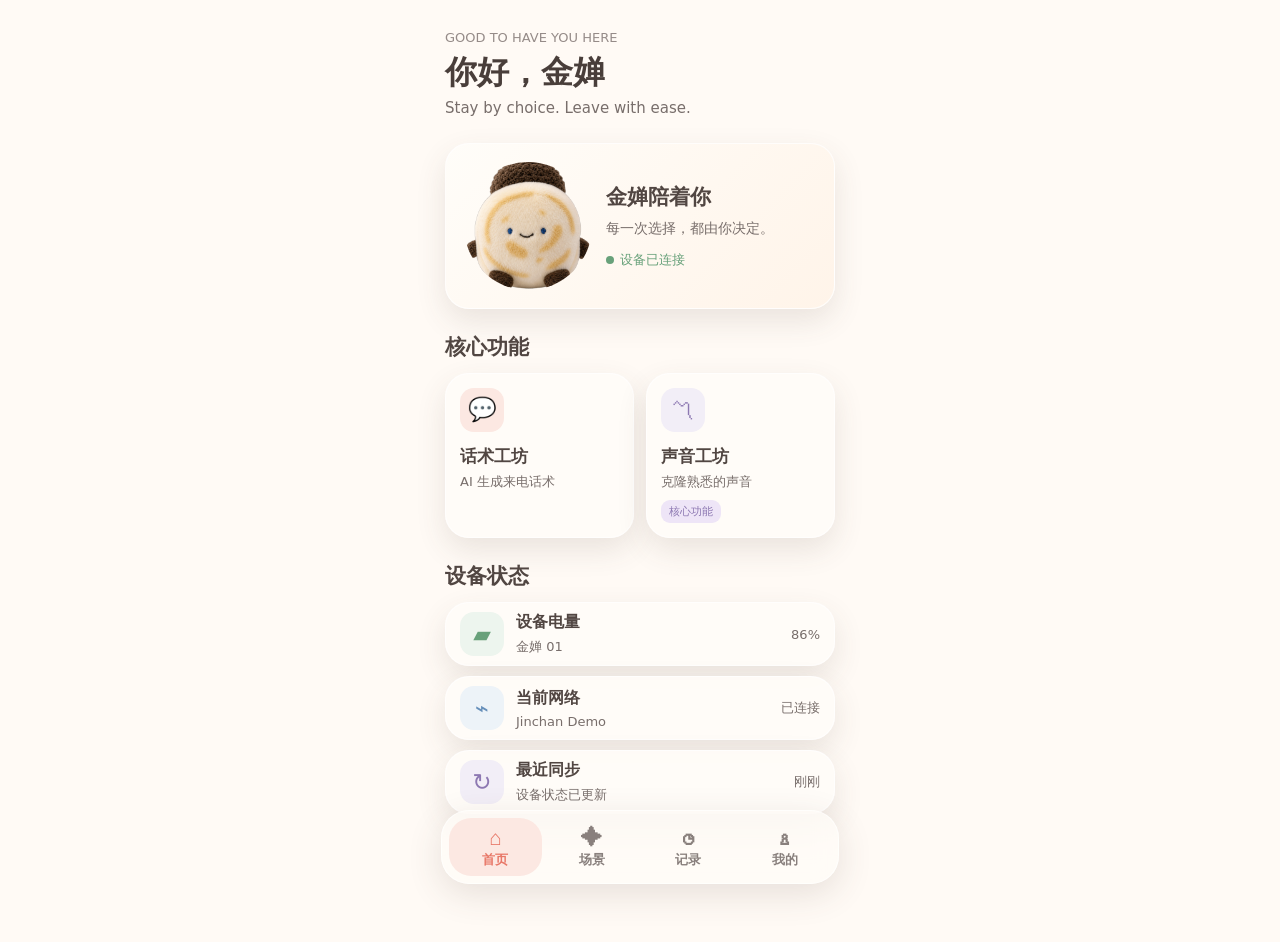
<file: website/standalone-ui-backup.html>
<!doctype html>
<html lang="zh-CN">
<head>
<meta charset="utf-8"><meta name="viewport" content="width=device-width,initial-scale=1,viewport-fit=cover">
<title>金婵 · Standalone UI</title>
<style>
:root{--bg:#fffaf5;--card:#fffcf8;--coffee:#493e3a;--text:#514642;--muted:#786e6b;--weak:#958b88;--coral:#e87868;--purple:#8d78b2;--green:#68a17a;--blue:#668fba;--shadow:0 12px 30px rgba(83,66,58,.12)}
*{box-sizing:border-box}body{margin:0;background:var(--bg);color:var(--text);font-family:"PingFang SC","Noto Sans SC","Microsoft YaHei",system-ui,sans-serif}.app{width:min(100%,430px);min-height:100vh;margin:auto;padding:18px 20px 118px}.screen{display:none}.screen.active{display:block}.top{padding:12px 0 2px}.eyebrow{font-size:13px;color:var(--weak);margin-bottom:8px}.title{margin:0;font-size:32px;line-height:1.2;font-weight:600;color:var(--coffee)}.subtitle{margin:6px 0 0;font-size:15px;line-height:1.55;color:var(--muted)}.card{background:rgba(255,252,248,.94);border:1px solid rgba(255,255,255,.8);border-radius:24px;box-shadow:var(--shadow)}.doll-card{padding:18px;display:flex;align-items:center;gap:14px;margin-top:20px;background:linear-gradient(135deg,#fffdf9,#fff4e9)}.doll{width:128px;height:128px;object-fit:cover;border-radius:50%;mix-blend-mode:multiply;filter:saturate(.95)}.doll-copy{flex:1}.doll-copy h2{font-size:21px;margin:0 0 7px;font-weight:600}.doll-copy p{font-size:14px;color:var(--muted);margin:0;line-height:1.5}.online{display:inline-flex;align-items:center;gap:6px;color:var(--green);font-size:13px;margin-top:12px}.online:before{content:"";width:8px;height:8px;border-radius:50%;background:var(--green)}.section{font-size:21px;margin:24px 0 12px;font-weight:600;color:var(--text)}.entries{display:grid;grid-template-columns:1fr 1fr;gap:12px}.entry{padding:14px;min-height:154px;cursor:pointer;transition:transform .25s,box-shadow .25s}.entry:hover,.status:hover,.setting:hover,.scene:hover,.record:hover{transform:translateY(-8px);box-shadow:0 20px 38px rgba(83,66,58,.18)}.icon{width:44px;height:44px;display:grid;place-items:center;border-radius:14px;font-size:23px}.coral{background:#fce8e2;color:var(--coral)}.purple{background:#f2eef7;color:var(--purple)}.green{background:#edf5ee;color:var(--green)}.blue{background:#edf3f8;color:var(--blue)}.entry h3{font-size:17px;margin:13px 0 5px;font-weight:600}.entry p{font-size:13px;color:var(--muted);margin:0;line-height:1.45}.badge{display:inline-block;margin-top:9px;padding:4px 8px;border-radius:9px;background:#eee5f7;color:var(--purple);font-size:11px}.status{padding:9px 14px;margin-bottom:10px;display:flex;align-items:center;gap:12px;transition:transform .25s,box-shadow .25s}.status .status-copy{flex:1}.status h3{font-size:16px;margin:0 0 5px;font-weight:600}.status p{font-size:13px;color:var(--muted);margin:0}.value{font-size:13px;color:var(--muted)}.filters{display:flex;gap:10px;margin:22px 0 16px}.filter{border:0;background:var(--card);color:var(--muted);border-radius:18px;height:42px;padding:0 20px;font:500 14px inherit;box-shadow:0 7px 18px rgba(83,66,58,.08);cursor:pointer}.filter.active{background:#fce8e2;color:var(--coral)}.scene,.record,.setting{padding:16px;display:flex;align-items:center;gap:14px;margin-bottom:12px;transition:transform .25s,box-shadow .25s;cursor:pointer}.scene .copy,.record .copy,.setting .copy{flex:1}.scene h3,.record h3,.setting h3{font-size:17px;font-weight:500;margin:0 0 6px}.scene p,.record p,.setting p{font-size:14px;color:var(--muted);margin:0}.tag{white-space:nowrap;background:#eaf4ec;color:var(--green);padding:7px 12px;border-radius:16px;font-size:13px}.stats{padding:15px;display:flex;align-items:center;gap:14px}.stats strong{font-size:30px;color:var(--coral);font-weight:600}.stats p{margin:0 0 3px;color:var(--muted);font-size:14px}.empty{text-align:center;padding:28px 18px;color:var(--muted)}.empty button,.primary{border:0;border-radius:18px;background:var(--coral);color:#fff;padding:12px 20px;font:500 16px inherit;cursor:pointer}.custom{border:1px dashed #c9b4dc}.custom .add{margin-left:auto;width:36px;height:36px;border-radius:50%;border:0;background:var(--coral);color:#fff;font-size:22px}.nav{position:fixed;z-index:10;bottom:max(16px,env(safe-area-inset-bottom));left:50%;transform:translateX(-50%);width:calc(100% - 32px);max-width:398px;height:74px;padding:7px;border:1px solid rgba(255,255,255,.6);border-radius:28px;background:rgba(255,252,248,.7);backdrop-filter:blur(12px);-webkit-backdrop-filter:blur(12px);box-shadow:0 10px 35px rgba(83,66,58,.14);display:grid;grid-template-columns:repeat(4,1fr);gap:4px}.nav button{border:0;background:transparent;border-radius:22px;color:#89807d;font:400 12px inherit;cursor:pointer}.nav button.active{background:#fce8e2;color:var(--coral)}.nav .nav-icon{display:block;font-size:21px;line-height:26px}.back{display:none;margin:4px 0 15px;border:0;background:transparent;color:var(--muted);font:400 14px inherit}.detail .back{display:block}.detail-card{padding:20px;text-align:center}.detail-card .doll{width:180px;height:180px}.detail-card h2{font-size:22px;margin:14px 0 5px}.detail-card p{color:var(--muted);font-size:14px}.toast{position:fixed;left:50%;bottom:102px;transform:translateX(-50%);background:var(--coffee);color:#fff;border-radius:16px;padding:10px 16px;font-size:13px;opacity:0;pointer-events:none;transition:opacity .2s}.toast.show{opacity:1}@media(max-width:360px){.app{padding-left:14px;padding-right:14px}.doll{width:108px;height:108px}.entry{min-height:145px;padding:12px}}
</style></head>
<body><main class="app">
<section id="home" class="screen active"><header class="top"><div class="eyebrow">GOOD TO HAVE YOU HERE</div><h1 class="title">你好，金婵</h1><p class="subtitle">Stay by choice. Leave with ease.</p></header><div class="card doll-card"><img class="doll" src="jinchan-doll.jpg" alt="金婵玩偶"><div class="doll-copy"><h2>金婵陪着你</h2><p>每一次选择，都由你决定。</p><span class="online">设备已连接</span></div></div><h2 class="section">核心功能</h2><div class="entries"><article class="card entry" onclick="toast('打开话术工坊')"><div class="icon coral">💬</div><h3>话术工坊</h3><p>AI 生成来电话术</p></article><article class="card entry" onclick="toast('打开声音工坊')"><div class="icon purple">〽</div><h3>声音工坊</h3><p>克隆熟悉的声音</p><span class="badge">核心功能</span></article></div><h2 class="section">设备状态</h2><div class="card status"><div class="icon green">▰</div><div class="status-copy"><h3>设备电量</h3><p>金婵 01</p></div><span class="value">86%</span></div><div class="card status"><div class="icon blue">⌁</div><div class="status-copy"><h3>当前网络</h3><p>Jinchan Demo</p></div><span class="value">已连接</span></div><div class="card status"><div class="icon purple">↻</div><div class="status-copy"><h3>最近同步</h3><p>设备状态已更新</p></div><span class="value">刚刚</span></div></section>
<section id="scenes" class="screen"><header class="top"><h1 class="title">场景</h1><p class="subtitle">为每一种需要离开的时刻准备</p></header><div class="filters"><button class="filter active">全部</button><button class="filter">常用</button><button class="filter">自定义</button></div><article class="card scene" onclick="toast('已选择：聚餐脱身')"><div class="icon purple">✦</div><div class="copy"><h3>聚餐脱身</h3><p>妈妈来电 · 10秒后触发</p></div><span class="tag">常用</span></article><article class="card scene" onclick="toast('已选择：商务离场')"><div class="icon blue">▣</div><div class="copy"><h3>商务离场</h3><p>同事来电 · 20秒后触发</p></div><span class="tag">工作</span></article><article class="card scene" onclick="toast('已选择：相亲结束')"><div class="icon coral">♡</div><div class="copy"><h3>相亲结束</h3><p>闺蜜来电 · 立即触发</p></div><span class="tag">生活</span></article><article class="card scene custom" onclick="toast('创建自定义场景')"><div class="icon purple">💬</div><div class="copy"><h3>自定义场景</h3><p>创建专属话术与来电人</p></div><button class="add">＋</button></article></section>
<section id="records" class="screen"><header class="top"><h1 class="title">触发记录</h1><p class="subtitle">每一次选择，都值得被尊重</p></header><div class="filters"><button class="filter active">全部</button><button class="filter">已完成</button><button class="filter">已取消</button></div><div class="card stats"><div class="icon coral">↗</div><div><p>本周完成</p><strong>3</strong><span> 次自然离场</span></div></div><h2 class="section">今天</h2><article class="card record"><div class="icon purple">✦</div><div class="copy"><h3>聚餐脱身</h3><p>妈妈来电</p></div><div><p style="color:var(--green)">已完成</p><p>18:42</p></div></article><article class="card record"><div class="icon coral">♡</div><div class="copy"><h3>相亲结束</h3><p>闺蜜来电</p></div><div><p>已取消</p><p>15:20</p></div></article><h2 class="section">本周</h2><article class="card record"><div class="icon blue">▣</div><div class="copy"><h3>商务离场</h3><p>同事来电</p></div><div><p style="color:var(--coral)">失败</p><p>8月14日</p></div></article></section>
<section id="profile" class="screen"><header class="top"><h1 class="title">我的</h1><p class="subtitle">去留之间，自在由我 ✦</p></header><div class="card doll-card"><img class="doll" src="jinchan-doll.jpg" alt="金婵玩偶"><div class="doll-copy"><h2>让每一次离开，<br>都优雅而坚定</h2></div></div><h2 class="section">方案管理</h2><article class="card setting" onclick="toast('来电联系人：4位')"><div class="icon coral">♧</div><div class="copy"><h3>来电联系人</h3><p>管理联系人和来电关系</p></div><span class="value">4 位　›</span></article><article class="card setting" onclick="toast('声音工坊：4个声音')"><div class="icon purple">〽</div><div class="copy"><h3>声音工坊</h3><p>管理系统声音与 AI 语音</p></div><span class="value">4 个　›</span></article><h2 class="section">设备管理</h2><article class="card setting" onclick="toast('金婵设备已连接')"><div class="icon green">▰</div><div class="copy"><h3>金婵设备</h3><p>设备状态与连接管理</p></div><span class="value">已连接　›</span></article><article class="card setting" onclick="toast('设置已打开')"><div class="icon blue">⚙</div><div class="copy"><h3>隐私与安全</h3><p>本地数据与权限</p></div><span>›</span></article></section>
<nav class="nav"><button class="active" data-page="home"><span class="nav-icon">⌂</span>首页</button><button data-page="scenes"><span class="nav-icon">✦</span>场景</button><button data-page="records"><span class="nav-icon">◷</span>记录</button><button data-page="profile"><span class="nav-icon">♙</span>我的</button></nav><div id="toast" class="toast"></div></main>
<script>const buttons=[...document.querySelectorAll('.nav button')];const pages=[...document.querySelectorAll('.screen')];buttons.forEach(b=>b.onclick=()=>{buttons.forEach(x=>x.classList.toggle('active',x===b));pages.forEach(p=>p.classList.toggle('active',p.id===b.dataset.page));window.scrollTo({top:0,behavior:'smooth'})});function toast(t){const el=document.querySelector('#toast');el.textContent=t;el.classList.add('show');clearTimeout(window.__t);window.__t=setTimeout(()=>el.classList.remove('show'),2200)}</script>
<script src="backend.js"></script></body></html>
</file>
